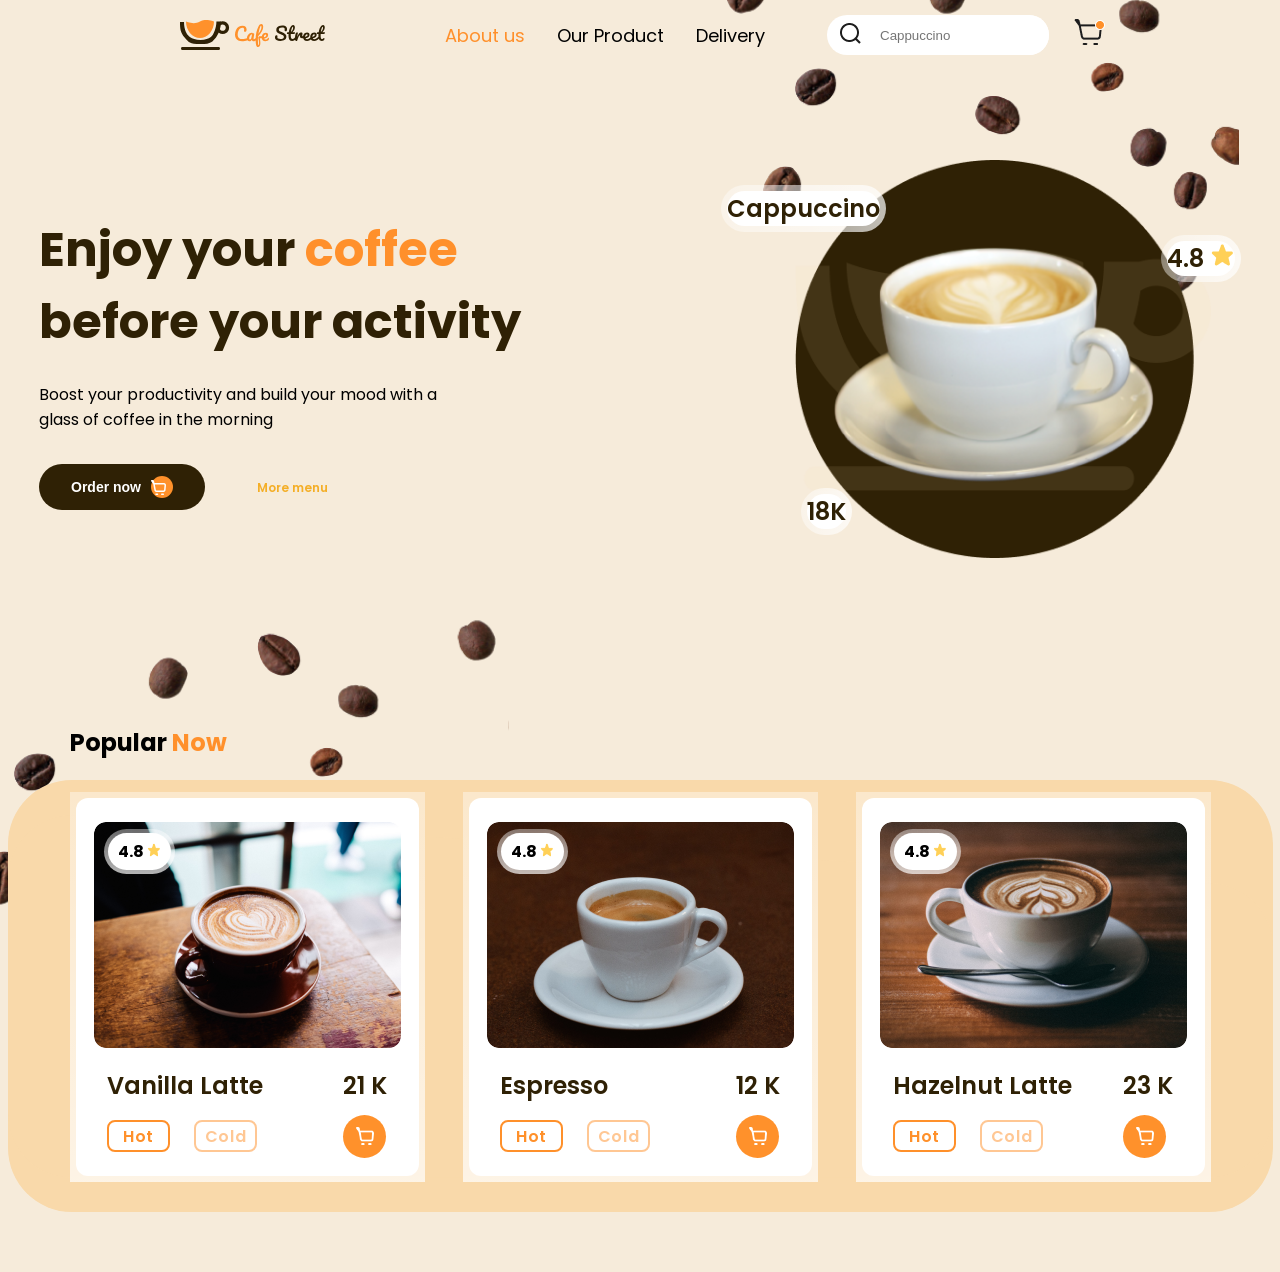
<file: index.htm>
<!DOCTYPE html>
<html lang="en">

    <head>
        <meta charset="UTF-8">
        <meta name="viewport" content="width=device-width, initial-scale=1.0">
        <link rel="stylesheet" href="./style/style.css">
        <link rel="icon" href="./assets/logo/Logo Part 1.png">
        <link rel="preconnect" href="https://fonts.googleapis.com">
        <link rel="preconnect" href="https://fonts.gstatic.com" crossorigin>
        <link href="https://fonts.googleapis.com/css2?family=Poppins:wght@400;700&display=swap" rel="stylesheet">
        <title>Document</title>
    </head>

    <body>
        <main class="main">
            <section class="hero">
                <header class="header">
                    <div class="header__container">
                        <div class="header__logo">
                            <img src="./assets/logo/logo_coffe.svg" class="header__logo-icon">
                        </div>
                        <nav class="header__menu">
                            <ul class="menu__list">
                                <li class="menu-item"><a href="#" class="header__link click"><span>About us</span></a>
                                </li>
                                <li class="menu-item"><a href="#" class="header__link click">Our Product</a></li>
                                <li class="menu-item"><a href="#" class="header__link click">Delivery</a></li>
                            </ul>
                        </nav>
                        <form class="header__search">
                            <input type="text" class="header__input" placeholder="Cappuccino">
                            <button class="header__search-button">
                                <img src="./assets/icons/akar-icons_search.png" alt="search"
                                    class="header__search-icon">
                            </button>
                        </form>
                        <div id="cart" class="header__cart">
                            <img src="./assets/icons/icons_cart.png" alt="cart" class="header__cart-icon">
                        </div>
                    </div>
                </header>
            </section>

            <section class="coffe">
                <div class="coffe-container">
                    <div class="coffe-content">
                        <h1 class="coffe-title">
                            Enjoy your <span>coffee</span> <br /> before your activity
                        </h1>
                        <p class="coffe-paragraph">
                            Boost your productivity and build your mood with a <br /> glass of coffee in the morning
                        </p>
                        <div class="coffe-buttons">
                            <button type="submit" class="coffe-button button">
                                Order now
                                <div class="button__cart">
                                    <img src="./assets/icons/cart-white-icon.svg" alt="" class="button__cart-icon">
                                </div>
                            </button>
                            <a href="#" class="coffe-button button-more">More menu</a>
                        </div>
                    </div>
                    <div class="coffe-product">
                        <div class="coffe-image-box">
                            <div class="coffe-tag-wrapper tag-call">
                                <div class="coffe-tag">Cappuccino</div>
                            </div>
                            <div class="coffe-tag-wrapper tag-rate">
                                <div class="coffe-tag">4.8
                                    <img src="./assets/first page/Star.png" alt="rate">
                                </div>
                            </div>
                            <div class="coffe-tag-wrapper tag-price">
                                <div class="coffe-tag">18K</div>
                            </div>
                            <img src="./assets/first page/bg-for-product.png" alt="" class="coffe-product-bg">
                            <img src="./assets/first page/BGCoffee.png" alt="" class="enjoy__coffee-img">
                        </div>
                        <img src="./assets/first page/BG.png" class="coffe-decor">
                    </div>
                </div>
            </section>

            <section class="popular">
                <div class="popular__container">
                    <div class="popular__head">
                        <h2 class="popular__title title">
                            Popular <span>Now</span>
                            <img src="./assets/first page/BG2.png" class="popular__decor">
                        </h2>
                    </div>
                    
                    
                    <div class="popular__list">
                        
                        <div class="popular__product-wrapper">
                            <div class="popular__product">
                                <div class="popular__offer-image">
                                    <a href="#" class="popular__image-box">
                                        <img src="./assets/first page/Coffee-Product1.png" alt="Vanilla Latte" class="popular__img">
                                    </a>
                                    <div class="popular__tag-wrapper">
                                        <div class="popular__tag">
                                            4.8
                                            <img src="./assets/first page/Star.png" alt="rate" class="popular__tag-rate-icon">
                                        </div>
                                    </div>
                                </div>
                                
                                <div class="popular__offer">
                                    <div class="popular-offer">
                                        <a href="#" class="popular-offer__title">Vanilla Latte</a>
                                        <div class="popular-offer__radio">
                                            <div class="popular-offer__temp radio-active">Hot</div>
                                            <div class="popular-offer__temp">Cold</div>
                                        </div>
                                    </div>
                                    <div class="popular-offer__right">
                                        <div class="popular-offer__price">21 K</div>
                                        <div class="popular-offer__cart">
                                            <img src="./assets/icons/cart-white-icon.svg" alt="cart" class="popular-offer__cart-icon">
                                        </div>
                                    </div>
                                
                                </div>    
                            </div>

                        </div>
                        
                        
                        <div class="popular__product-wrapper">
                            <div class="popular__product">
                                <div class="popular__offer-image">
                                    <a href="#" class="popular__image-box">
                                        <img src="./assets/first page/Coffee-Product2.png" alt="Espresso" class="popular__img">
                                    </a>
                                    <div class="popular__tag-wrapper">
                                        <div class="popular__tag">
                                            4.8
                                            <img src="./assets/first page/Star.png" alt="rate" class="popular__tag-rate-icon">
                                        </div>
                                    </div>
                                </div>
                                
                                
                                <div class="popular__offer popular-offer">
                                    <div class="popular-offer__left">
                                        <a href="#" class="popular-offer__title">Espresso</a>
                                        <div class="popular-offer__radio">
                                            <div class="popular-offer__temp radio-active">Hot</div>
                                            <div class="popular-offer__temp">Cold</div>
                                        </div>
                                    </div>
                                    <div class="popular-offer">
                                        <div class="popular-offer__price">12 K</div>
                                        <div class="popular-offer__cart">
                                            <img src="./assets/icons/cart-white-icon.svg" alt="cart" class="popular-offer__cart-icon">
                                        </div>
                                    </div>
                                </div>

                            </div>
                        </div>
                       
                       
                        <div class="popular__product-wrapper">
                            <div class="popular__product">
                                <div class="popular__offer-image">
                                    <a href="#" class="popular__image-box">
                                        <img src="./assets/first page/Coffee-Product3.png" alt="Hazelnut Latte" class="popular__img">
                                    </a>
                                    <div class="popular__tag-wrapper">
                                        <div class="popular__tag">
                                            4.8
                                            <img src="./assets/first page/Star.png" alt="rate" class="popular__tag-rate-icon">
                                        </div>
                                    </div>
                                </div>
                                <div class="popular__offer popular-offer">
                                    <div class="popular-offer__left">
                                        <a href="#" class="popular-offer__title">Hazelnut Latte</a>
                                        <div class="popular-offer__radio">
                                            <div class="popular-offer__temp  radio-active">Hot</div>
                                            <div class="popular-offer__temp">Cold</div>
                                        </div>
                                    </div>
                                    <div class="popular-offer__right">
                                        <div class="popular-offer__price">23 K</div>
                                        <div class="popular-offer__cart">
                                            <img src="./assets/icons/cart-white-icon.svg" alt="cart" class="popular-offer__cart-icon">
                                        </div>
                                    </div>
                                </div>    
                            </div>
                        </div>
                        
                        <img src="./assets/first page/popular-bg.svg" class="popular__decor-bg">
                    </div>
                </div>
            </section>
            

        </main>
    </body>

</html>
</file>
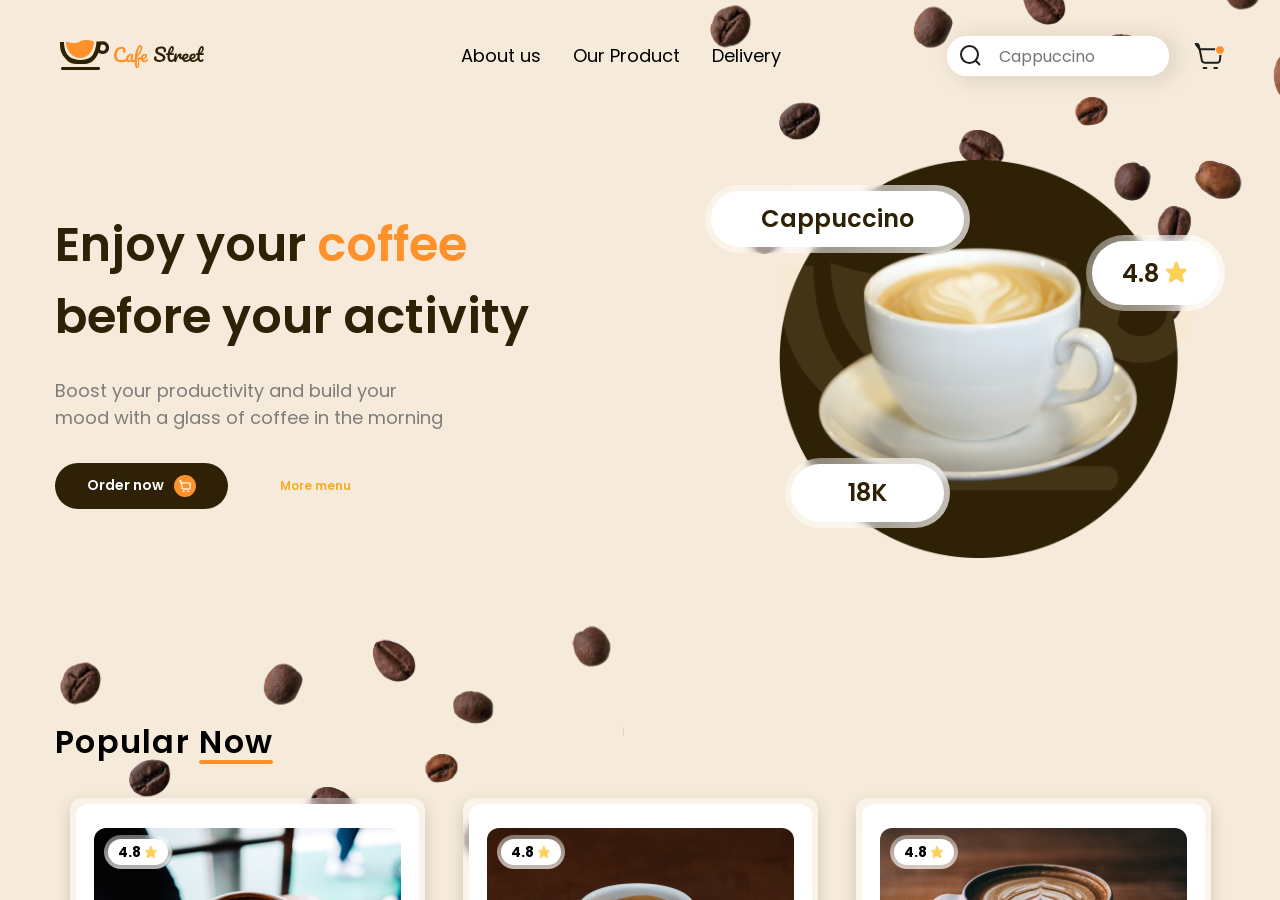
<file: index.html>
<!DOCTYPE html>
<html lang="en">
<head>
    <meta charset="UTF-8">
    <meta http-equiv="X-UA-Compatible" content="IE=edge">
    <meta name="viewport" content="width=device-width, initial-scale=1.0">
    <title>CafeStreet</title>
    <link rel="stylesheet" href="./css/style.css">
    <link rel="icon" href="./img/page-icon.svg">
    <link rel="stylesheet" href="https://cdnjs.cloudflare.com/ajax/libs/animate.css/4.1.1/animate.min.css">
</head>
<body>
    <div class="wrapper">
        <header class="header">
            <div class="header__container">
                <div class="header__logo">
                    <img src="./img/logo_coffe.svg" class="header__logo-icon">
                    <img src="./img/logo-txt-coffee.svg" alt="CafeStreet" class="header__logo-txt">
                </div>
                <nav class="header__menu">
                    <ul class="header__list">
                        <form class="header__search header__search-menu">
                            <input type="text" class="header__input" placeholder="Cappuccino">
                            <button class="header__search-button">
                                <img src="./img/icons/search-icon.svg" alt="search" class="header__search-icon">
                            </button>
                        </form>
                        <li class="header__el"><a href="#about-us" class="header__link click">About us</a></li>
                        <li class="header__el"><a href="#menu" class="header__link click">Our Product</a></li>
                        <li class="header__el"><a href="#delivery" class="header__link click">Delivery</a></li>
                    </ul>
                </nav>
                <form class="header__search">
                    <input type="text" class="header__input" placeholder="Cappuccino">
                    <button class="header__search-button">
                        <img src="./img/icons/search-icon.svg" alt="search" class="header__search-icon">
                    </button>
                </form>
                <div id="cart" class="header__cart cart-active">
                    <img src="./img/icons/cart-icon.svg" alt="cart" class="header__cart-icon">
                </div>
                <div id="header__burger" class="header__burger">
                    <span></span>
                    <span></span>
                    <span></span>
                </div>
            </div>
        </header>
        <main class="main">
            <section class="main__enjoy">
                <div class="enjoy__container">
                    <div class="enjoy__article">
                        <h1 class="enjoy__title title">
                            Enjoy your <span>coffee</span> before your activity
                        </h1>
                        <p class="enjoy__paragraph paragraph">
                            Boost your productivity and build your mood with a glass of coffee in the morning 
                        </p>
                        <div class="enjoy__buttons">
                            <button type="submit" class="enjoy__button button">
                                Order now
                                <div class="button__cart"><img src="./img/icons/cart-white-icon.svg" alt="" class="button__cart-icon"></div>
                            </button>
                            <a href="#" class="enjoy__button button-more">More menu</a>
                        </div>
                    </div>
                    <div class="enjoy__product" data-wow-delay=".5s">
                        <div class="enjoy__image-box">
                            <div class="enjoy__tag-wrapper tag-call">
                                <div class="enjoy__tag">Cappuccino</div>
                            </div>
                            <div class="enjoy__tag-wrapper tag-rate">
                                <div class="enjoy__tag">4.8
                                    <img src="./img/icons/star-icon.svg" alt="rate">
                                </div>
                            </div>
                            <div class="enjoy__tag-wrapper tag-price">
                                <div class="enjoy__tag">18K</div>
                            </div>
                            <img src="./img/background/bg-for-product.png" alt="" class="enjoy__product-bg">
                            <img src="./img/main__enjoy/hero-product.png" alt="" class="enjoy__coffee-img">
                        </div>
                        <div class="enjoy__buttons  buttons-bottom">
                            <button type="submit" class="enjoy__button button">
                                Order now
                                <div class="button__cart"><img src="./img/icons/cart-white-icon.svg" alt="" class="button__cart-icon"></div>
                            </button>
                            <a href="#" class="enjoy__button button-more">More menu</a>
                        </div>

                        <img src="./img/decor/decor-hero.png" class="enjoy__decor">
                    </div>
                </div>
            </section>
            <section class="main__popular">
                <div class="popular__container">
                    <div class="popular__head">
                        <h2 class="popular__title title">
                            Popular <span>Now</span>
                            <img src="./img/decor/decor-popular.png" class="popular__decor">
                        </h2>
                    </div>
                    <div class="popular__list">
                        <div class="popular__product-wrapper">
                            <div class="popular__product">
                                <div class="popular__offer-image">
                                    <a href="#" class="popular__image-box">
                                        <img src="./img/main__popular/product1.png" alt="Vanilla Latte" class="popular__img">
                                    </a>
                                    <div class="popular__tag-wrapper">
                                        <div class="popular__tag">
                                            4.8
                                            <img src="./img/icons/star-icon.svg" alt="rate" class="popular__tag-rate-icon">
                                        </div>
                                    </div>
                                </div>
                                <div class="popular__offer popular-offer">
                                    <div class="popular-offer__left">
                                        <a href="#" class="popular-offer__title">Vanilla Latte</a>
                                        <div class="popular-offer__radio">
                                            <div class="popular-offer__temp hot radio-active" data-action="hot">Hot</div>
                                            <div class="popular-offer__temp cold" data-action="cold">Cold</div>
                                        </div>
                                    </div>
                                    <div class="popular-offer__right">
                                        <div class="popular-offer__price">21 K</div>
                                        <div class="popular-offer__cart">
                                            <img src="./img/icons/cart-white-icon.svg" alt="cart" class="popular-offer__cart-icon">
                                        </div>
                                    </div>
                                </div>    
                            </div>
                        </div>
                        <div class="popular__product-wrapper">
                            <div class="popular__product">
                                <div class="popular__offer-image">
                                    <a href="#" class="popular__image-box">
                                        <img src="./img/main__popular/product2.png" alt="Espresso" class="popular__img">
                                    </a>
                                    <div class="popular__tag-wrapper">
                                        <div class="popular__tag">
                                            4.8
                                            <img src="./img/icons/star-icon.svg" alt="rate" class="popular__tag-rate-icon">
                                        </div>
                                    </div>
                                </div>
                                <div class="popular__offer popular-offer">
                                    <div class="popular-offer__left">
                                        <a href="#" class="popular-offer__title">Espresso</a>
                                        <div class="popular-offer__radio">
                                            <div class="popular-offer__temp hot radio-active" data-action="hot">Hot</div>
                                            <div class="popular-offer__temp cold" data-action="cold">Cold</div>
                                        </div>
                                    </div>
                                    <div class="popular-offer__right">
                                        <div class="popular-offer__price">12 K</div>
                                        <div class="popular-offer__cart">
                                            <img src="./img/icons/cart-white-icon.svg" alt="cart" class="popular-offer__cart-icon">
                                        </div>
                                    </div>
                                </div>    
                            </div>
                        </div>
                        <div class="popular__product-wrapper">
                            <div class="popular__product">
                                <div class="popular__offer-image">
                                    <a href="#" class="popular__image-box">
                                        <img src="./img/main__popular/product3.png" alt="Hazelnut Latte" class="popular__img">
                                    </a>
                                    <div class="popular__tag-wrapper">
                                        <div class="popular__tag">
                                            4.8
                                            <img src="./img/icons/star-icon.svg" alt="rate" class="popular__tag-rate-icon">
                                        </div>
                                    </div>
                                </div>
                                <div class="popular__offer popular-offer">
                                    <div class="popular-offer__left">
                                        <a href="#" class="popular-offer__title">Hazelnut Latte</a>
                                        <div class="popular-offer__radio">
                                            <div class="popular-offer__temp hot radio-active" data-action="hot">Hot</div>
                                            <div class="popular-offer__temp cold" data-action="cold">Cold</div>
                                        </div>
                                    </div>
                                    <div class="popular-offer__right">
                                        <div class="popular-offer__price">23 K</div>
                                        <div class="popular-offer__cart">
                                            <img src="./img/icons/cart-white-icon.svg" alt="cart" class="popular-offer__cart-icon">
                                        </div>
                                    </div>
                                </div>    
                            </div>
                        </div>
                        <img src="./img/background/popular-bg.svg" class="popular__decor-bg"></img>
                        <div class="popular__decor-bg-square"></div>
                    </div>
                </div>
            </section>
            <section id="delivery" class="main__service">
                <div class="service__container">
                    <h2 class="service__title title">How to use delivery <span>service</span></h2>
                    <div class="service__list">
                        <div class="service__el">
                            <img src="./img/main__service/choose-image.png" alt="choose" class="service__icon">
                            <h3 class="service__headline">choose AC coffee</h3>
                            <div class="service__more">there are 20+ coffees for you</div>
                        </div>
                        <div class="service__el">
                            <img src="./img/main__service/delivery-image.png" alt="choose" class="service__icon">
                            <h3 class="service__headline">we delivery it to you</h3>
                            <div class="service__more">Choose delivery service</div>
                        </div>
                        <div class="service__el">
                            <img src="./img/main__service/enjoy-image.png" alt="choose" class="service__icon">
                            <h3 class="service__headline">Enjoy your coffee</h3>
                            <div class="service__more">Choose delivery service</div>
                        </div>
                    </div>
                </div>
            </section>
            <section id="about-us" class="main__about-us">
                <div class="about-us__container">
                    <div class="about-us__image-wrapper">
                        <img src="./img/main__about-us/cup-of-coffee-image.png" alt="cup of coffee" class="about-us__img">
                    </div>
                    <div class="about-us__article about-us-article">
                        <h2 class="about-us-article__title title">About <span>us</span></h2>
                        <div class="about-us-article__subtitle">We provide quality coffee, and ready to deliver.</div>
                        <div class="about-us-article__paragraph paragraph">We are a company that makes and distributes delicious drinks. our main product is made with a secret recipe and available in stores worldwide.</div>
                        <a href="#" class="about-us-article__button button">Get your coffee</a>
                    </div>
                </div>
            </section>
            <section id="menu" class="main__menu">
                <div class="menu__container">
                    <h2 class="menu__title title">Special menu <span>for you</span></h2>
                    <div class="menu__product-list">
                        <div class="product__card">
                            <a href="#" class="product__image-box">
                                <div class="menu__tag-wrapper">
                                    <div class="popular__tag">
                                        4.8
                                        <img src="./img/icons/star-icon.svg" alt="rate" class="popular__tag-rate-icon">
                                    </div>
                                </div>
                                <img src="./img/main__menu/product1.png" alt="Sandwich" class="product__image">
                            </a>
                            <div class="product__hat">
                                <a href="#" class="product__title">Sandwich</a>
                                <div class="product__price">12 K</div>
                            </div>
                            <div class="product__footer">
                                <div class="product__descr">bread with meat and vegetables</div>
                                <div class="product__cart">
                                    <img src="./img/icons/cart-white-icon.svg" alt="cart" class="product__card-item">
                                </div>
                            </div>
                        </div>
                        <div class="product__card">
                            <a href="#" class="product__image-box">
                                <div class="menu__tag-wrapper">
                                    <div class="popular__tag">
                                        4.8
                                        <img src="./img/icons/star-icon.svg" alt="rate" class="popular__tag-rate-icon">
                                    </div>
                                </div>
                                <img src="./img/main__menu/product2.png" alt="Hot Milk" class="product__image">
                            </a>
                            <div class="product__hat">
                                <a href="#" class="product__title">Hot Milk</a>
                                <div class="product__price">12 K</div>
                            </div>
                            <div class="product__footer">
                                <div class="product__descr">Hot Milk with less sugar</div>
                                <div class="product__cart">
                                    <img src="./img/icons/cart-white-icon.svg" alt="cart" class="product__card-item">
                                </div>
                            </div>
                        </div>
                        <div class="product__card">
                            <a href="#" class="product__image-box">
                                <div class="menu__tag-wrapper">
                                    <div class="popular__tag">
                                        4.8
                                        <img src="./img/icons/star-icon.svg" alt="rate" class="popular__tag-rate-icon">
                                    </div>
                                </div>
                                <img src="./img/main__menu/product3.png" alt="Coffe Ice Cream" class="product__image">
                            </a>
                            <div class="product__hat">
                                <a href="#" class="product__title">Coffe Ice Cream</a>
                                <div class="product__price">12 K</div>
                            </div>
                            <div class="product__footer">
                                <div class="product__descr">Coffe with ice cream vanilla</div>
                                <div class="product__cart">
                                    <img src="./img/icons/cart-white-icon.svg" alt="cart" class="product__card-item">
                                </div>
                            </div>
                        </div>
                        <div class="product__card">
                            <a href="#" class="product__image-box">
                                <div class="menu__tag-wrapper">
                                    <div class="popular__tag">
                                        4.8
                                        <img src="./img/icons/star-icon.svg" alt="rate" class="popular__tag-rate-icon">
                                    </div>
                                </div>
                                <img src="./img/main__menu/product4.png" alt="Cappucino" class="product__image">
                            </a>
                            <div class="product__hat">
                                <a href="#" class="product__title">Cappucino</a>
                                <div class="product__price">12 K</div>
                            </div>
                            <div class="product__footer">
                                <div class="product__descr">Hot Cappucino</div>
                                <div class="product__cart">
                                    <img src="./img/icons/cart-white-icon.svg" alt="cart" class="product__card-item">
                                </div>
                            </div>
                        </div>
                        <div class="product__card">
                            <a href="#" class="product__image-box">
                                <div class="menu__tag-wrapper">
                                    <div class="popular__tag">
                                        4.8
                                        <img src="./img/icons/star-icon.svg" alt="rate" class="popular__tag-rate-icon">
                                    </div>
                                </div>
                                <img src="./img/main__menu/product5.png" alt="Moccacinno" class="product__image">
                            </a>
                            <div class="product__hat">
                                <a href="#" class="product__title">Moccacinno</a>
                                <div class="product__price">12 K</div>
                            </div>
                            <div class="product__footer">
                                <div class="product__descr">Hot Moccacino </div>
                                <div class="product__cart">
                                    <img src="./img/icons/cart-white-icon.svg" alt="cart" class="product__card-item">
                                </div>
                            </div>
                        </div>
                        <div class="product__card">
                            <a href="#" class="product__image-box">
                                <div class="menu__tag-wrapper">
                                    <div class="popular__tag">
                                        4.8
                                        <img src="./img/icons/star-icon.svg" alt="rate" class="popular__tag-rate-icon">
                                    </div>
                                </div>
                                <img src="./img/main__menu/product6.png" alt="Waffle Ice Crem" class="product__image">
                            </a>
                            <div class="product__hat">
                                <a href="#" class="product__title">Waffle Ice Crem</a>
                                <div class="product__price">12 K</div>
                            </div>
                            <div class="product__footer">
                                <div class="product__descr">Wafle with Ice cream</div>
                                <div class="product__cart">
                                    <img src="./img/icons/cart-white-icon.svg" alt="cart" class="product__card-item">
                                </div>
                            </div>
                        </div>
                    </div>
                </div>
            </section>
            <section class="main__subscribe">
                <div class="subscribe__container">
                    <h2 class="subscribe__title title">Subscribe to get 50% discount price</h2>
                    <form class="subscribe__form">
                        <input type="email" class="subscribe__input" placeholder="Email address">
                        <button class="subscribe__button button">Order now</button>
                    </form>
                </div>
            </section>
        </main>
    </div>

    <script src="./js/burger.js"></script>
    <script src="./js/radio.js"></script>
    <script src="./js/parallax.js"></script>
</body>
</html>
</file>
<file: style/style.css>
* {
	box-sizing: border-box;
	padding: 0;
	margin: 0;
	outline: 0;
	border: transparent;
	text-decoration: none;
	list-style: none;
}

body {
	font-family: 'Poppins', sans-serif;
	font-style: normal;
	overflow: auto;
	background-color: #f6ebda;
}

.main {
	display: flex;
	flex-direction: column;
}

.header {
	width: 100%;
	position: absolute;
	top: 0;
	display: flex;
	justify-content: center;
}

.header__container {
	display: flex;
	align-items: center;
	justify-content: space-between;
	padding: 15px;
}

.header__logo {
	display: flex;
	align-items: center;
	margin-right: 120px;
}

.header__menu {
	display: flex;
	justify-content: center;
	margin-right: 30px;
	height: 100%;
	align-items: center;
}

.menu__list {
	display: flex;
	flex-wrap: wrap;
}

.menu-item {
	margin: 5px 32px 5px 0;
}

.header__link {
	font-weight: 400;
	font-size: 18px;
	color: #000;
}

.header__search {
	position: relative;
	border-radius: 35px;
	height: 40px;
	background-color: #fff;
	display: flex;
	flex-direction: row-reverse;
	margin-right: 24px;
	overflow: hidden;
	width: 222px;
}

.header__search-button {
	background-color: transparent;
	position: absolute;
	padding: 0 12px;
	top: 0;
	left: 0;
	height: 100%;
}

.header__cart {
	position: relative;
	cursor: pointer;
}

span {
	color: #ff902b;
}

.coffe {
	display: flex;
	justify-content: center;
	padding-top: 160px;
	overflow: hidden;
}

.coffe-container {
	display: flex;
	align-items: center;
	justify-content: space-between;
}

.coffe-content {
	margin-right: 200px;
}

.button {
	display: flex;
	align-items: center;
	padding: 12px 32px;
	background-color: #2f2105;
	border-radius: 33px;
	color: #fff;
}

.coffe-title {
	font-size: 48px;
	line-height: 72px;
	color: #2f2105;
	letter-spacing: normal;
}

.coffe-paragraph {
	margin-top: 24px;
}

.coffe-buttons {
	margin-top: 32px;
	display: flex;
	align-items: center;
}

.coffe-button {
	font-weight: 600;
	font-size: 14px;
	line-height: 21px;
}
.coffe-button:hover {
	background-color: #513d14;
}

.button__cart {
	width: 22px;
	height: 22px;
	display: flex;
	align-items: center;
	background-color: #ff912b;
	border-radius: 50%;
	margin-left: 10px;
}

.button__cart-icon {
	width: 15px;
}

.button-more {
	margin-left: 26px;
	background-color: transparent;
	border-radius: 33px;
	color: #f4ae26;
	padding: 10px 24px;
	font-size: 12px;
	border: 2px solid transparent;
}

.button-more:hover {
	color: #ff902a;
	border: 2px solid #ff912b;
	background-color: transparent;
}

.coffe-product {
	display: flex;
	align-items: center;
	position: relative;
	height: 100%;
}

.coffe-product-bg {
	max-width: 416px;
	min-width: 292px;
}

.coffe-image-box {
	position: relative;
	padding: 0 30px 0 74px;
	z-index: 1;
	margin-bottom: auto;
	max-width: 525px;
}

.coffe-tag-wrapper {
	position: absolute;
	padding: 6px;
	border-radius: 42px;
	background: linear-gradient(
		92.95deg,
		rgba(255, 255, 255, 0.4) 0.82%,
		rgba(255, 255, 255, 0.7) 96.47%
	);
}

.coffe-tag {
	font-weight: 600;
	font-size: 24px;
	color: #2f2105;
	background-color: #fff;
	border-radius: 42px;
}

.enjoy__coffee-img {
	position: absolute;
	top: 0;
	left: 20%;
	width: 60vw;
	max-width: 350px;
	min-width: 256px;
}

.tag-call {
	top: 25px;
	left: 0px;
}

.tag-rate {
	top: 75px;
	right: 0;
}

.tag-price {
	bottom: 30px;
	left: 80px;
}

.coffe-decor {
	position: absolute;
	top: -205px;
}

.popular {
	display: flex;
	justify-content: center;
	background-color: #f6ebda;
}

.popular__head {
	transform: translateY(160px);
	margin-bottom: 32px;
}


.popular__list {
	position: relative;
	width: 100%;
	display: flex;
	flex-wrap: wrap;
	gap: 38px;
	justify-content: center;
	align-items: flex-end;
	padding-bottom: 90px;
	transform: translateY(160px);
}

.popular__product-wrapper {
	padding: 6px;
	background: linear-gradient(
		180deg,
		rgba(255, 255, 255, 0.4) 0%,
		rgba(255, 255, 255, 0.7) 100%
	);
}
.popular__product {
	display: flex;
	flex-direction: column;
	align-items: center;
	border-radius: 12px;
	background-color: #fff;
	padding: 18px;
}


.popular__offer-image {
	max-width: 307px;
	max-height: 226px;
	margin-top: 6px;
	position: relative;
}

.popular__img {
	width: 100%;
	border-radius: 12px;
}


.popular__tag-wrapper {
	position: absolute;
	top: 7px;
	left: 10px;
	padding: 4px;
	background: linear-gradient(
		180deg,
		rgba(255, 255, 255, 0.4) 0%,
		rgba(255, 255, 255, 0.7) 100%
	);
	border-radius: 27px;
}


.popular__tag {
	background-color: #fff;
	border-radius: 50px;
	padding: 6px 10px;
	font-weight: 700;
}
.popular__tag-rate-icon {
	height: 14px;
}


.popular__offer {
	display: flex;
	justify-content: space-between;
	margin-top: 20px;
	max-width: 280px;
	width: 100%;
}



.popular-offer__title {
	font-weight: 600;
	font-size: 24px;
	max-width: 190px;
	color: #2f2105;
}


.popular-offer__radio {
	display: flex;
	margin-top: 12px;
	height: 43px;
	align-items: center;
}


.popular-offer__temp {
	display: flex;
	width: 63px;
	height: 32px;
	justify-content: center;
	align-items: center;
	border: 2px solid #ff902a;
	border-radius: 8px;
	letter-spacing: 0.04em;
	font-weight: 600;
	font-size: 16px;
	color: #ff902a;
	opacity: 0.5;
	cursor: pointer;
}

.popular-offer__temp {
	margin-right: 24px;
}




.popular-offer__price {
	font-weight: 600;
	font-size: 24px;
	color: #2f2105;
}

.popular-offer__cart {
	width: 43px;
	height: 43px;
	display: flex;
	justify-content: center;
	align-items: center;
	border-radius: 50%;
	margin-top: 12px;
	background-color: #ff912b;
	cursor: pointer;
}
.popular-offer__cart:hover {
	background-color: #e47e1f;
}


.popular-offer__cart-icon {
	width: 18px;
}

.radio-active {
	opacity: 1;
}



.popular__decor-bg {
	position: absolute;
	z-index: -1;
	bottom: 60px;
	width: 70px;
	height: 90%;
	border-radius: 64px;
	background-color: #f9d9aa;
	min-width: 1265px;
	
}



.popular__title {
	position: relative;
}

.popular__decor {
	transform: translateX(-130px);
	position: absolute;
	bottom: -240px;
	left: 0;
	z-index: -1;
}
</file>
<file: css/style.css>
@charset "UTF-8";
@import url('https://fonts.googleapis.com/css2?family=Poppins:wght@400;500;600;700&display=swap');
@import url('https://fonts.googleapis.com/css2?family=Noto+Sans:wght@600&display=swap');
/* Null style */
* {
	margin: 0;
	padding: 0;
	border: 0;
}

*,
*::before,
*::after {
	box-sizing: border-box;
}

:focus,
:active {
	outline: none;
}

a:focus,
a:active {
	outline: none;
}

nav,
footer,
header,
aside {
	display: block;
}

html,
body {
	height: 100%;
	width: 100%;
	font-size: 100%;
	line-height: 1;
	font-size: 14px;
}

input,
button,
taxtarea {
	font-family: inherit;
}

input::-ms-clear {
	display: none;
}

button {
	cursor: pointer;
}

button::-moz-focus-inner {
	padding: 0;
	border: 0;
}

a,
a:visited {
	text-decoration: none;
}

a:hover {
	text-decoration: none;
}

ul li {
	list-style: none;
}

img {
	vertical-align: top;
}

h1,
h2,
h3,
h4,
h5,
h6 {
	font-size: inherit;
	font-weight: inherit;
}


body {
	font-family: Poppins;
	background-color: #f6ebda;
}

.wrapper {
	height: 100vh;
	position: relative;
	overflow: auto;
	display: flex;
	flex-direction: column;
}

.main {
	display: flex;
	flex-direction: column;
	flex: 1 1 100%;
}

[class*='__container'] {
	max-width: 1200px;
	padding: 0px 15px;
	width: 100%;
}

.title {
	font-weight: 600;
	font-size: 32px;
	line-height: 48px;
	letter-spacing: 0.04em;
}
.title span {
	white-space: nowrap;
	position: relative;
}
.title span::after {
	content: '';
	position: absolute;
	bottom: 0;
	left: 0;
	width: 100%;
	height: 4px;
	background-color: #ff902a;
	border-radius: 12px;
}

.paragraph {
	color: #7e7d7a;
	font-weight: 400;
	font-size: 18px;
	line-height: 27px;
}

.button {
	display: flex;
	align-items: center;
	padding: 12px 32px;
	background-color: #2f2105;
	border-radius: 33px;
	transition: all 0.15s ease-out;
	color: #fff;
}


/* Colors */
/* Slider */
.slick-slider {
	position: relative;
	display: block;
	box-sizing: border-box;
	user-select: none;
	touch-action: pan-y;
}

.slick-list {
	position: relative;
	overflow: hidden;
	display: block;
	margin: 0;
	padding: 0;
}
.slick-list:focus {
	outline: none;
}
.slick-list.dragging {
	cursor: pointer;
	cursor: hand;
}

.slick-slider .slick-track,
.slick-slider .slick-list {
	transform: translate3d(0, 0, 0);
}

.slick-track {
	position: relative;
	left: 0;
	top: 0;
	display: block;
	margin-left: auto;
	margin-right: auto;
}
.slick-track:before,
.slick-track:after {
	content: '';
	display: table;
}
.slick-track:after {
	clear: both;
}
.slick-loading .slick-track {
	visibility: hidden;
}

.slick-slide {
	float: left;
	height: 100%;
	min-height: 1px;
	display: none;
}
[dir='rtl'] .slick-slide {
	float: right;
}
.slick-slide img {
	display: block;
}
.slick-slide.slick-loading img {
	display: none;
}
.slick-slide.dragging img {
	pointer-events: none;
}
.slick-initialized .slick-slide {
	display: block;
}
.slick-loading .slick-slide {
	visibility: hidden;
}
.slick-vertical .slick-slide {
	display: block;
	height: auto;
	border: 1px solid transparent;
}

.slick-arrow.slick-hidden {
	display: none;
}

.header {
	width: 100%;
	position: absolute;
	top: 0;
	display: flex;
	justify-content: center;
	min-height: 112px;
}
.header__container {
	display: flex;
	align-items: center;
	padding: 15px;
}
.header__logo {
	z-index: 101;
	display: flex;
	align-items: center;
	margin-right: 120px;
}
@media screen and (max-width: 991.98px) {
	.header__logo {
		margin-right: 40px;
	}
}
@media screen and (max-width: 878px) {
	.header__logo {
		flex-direction: column;
	}
	.header__logo .header__logo-txt {
		height: 20px;
	}
}
@media screen and (max-width: 540px) {
	.header__logo {
		margin-right: auto;
	}
}
.header__menu {
	display: flex;
	justify-content: center;
	flex: 1 1 auto;
	margin-right: 30px;
	height: 100%;
	align-items: center;
	z-index: 99;
}
@media screen and (max-width: 767.98px) {
	.header__menu {
		padding-top: 112px;
		position: fixed;
		top: -100%;
		left: 0;
		background-color: rgba(249, 217, 170, 0.7450980392);
		backdrop-filter: blur(25px);
		width: 100%;
		align-items: flex-start;
		overflow: auto;
		transition: all 0.3s ease-in-out;
	}
	.header__menu .header__list {
		flex-direction: column;
	}
	.header__menu .header__list .header__el {
		margin: 20px 0;
	}
	.header__menu .header__list .header__el .header__link {
		font-size: 28px;
	}
}
.header__list {
	display: flex;
	flex-wrap: wrap;
}
@media (max-width: 540px) {
	.header__list {
		align-items: center;
	}
}
.header__el {
	margin: 5px 0;
}
.header__el:not(:last-child) {
	margin: 5px 32px 5px 0;
}
.header__link {
	font-weight: 400;
	font-size: 18px;
	color: #000;
	-webkit-transition: color 0.15s ease-out;
	transition: color 0.15s ease-out;
}
.header__link:hover {
	color: #ff912b;
}
.header__search {
	position: relative;
	border-radius: 35px;
	height: 40px;
	background-color: #fff;
	box-shadow: 6px 2px 24px rgba(0, 0, 0, 0.13);
	display: flex;
	flex-direction: row-reverse;
	margin-right: 24px;
	overflow: hidden;
	width: 222px;
	min-width: 165px;
	z-index: 101;
}
@media screen and (max-width: 878px) {
	.header__search {
		width: 165px;
	}
}
@media screen and (max-width: 767.98px) {
	.header__search {
		margin: 0 auto;
		width: 222px;
	}
}
@media screen and (max-width: 540px) {
	.header__search {
		display: none;
	}
}
.header__input {
	position: absolute;
	height: 100%;
	width: 100%;
	left: 0;
	top: 0;
	font-size: 16px;
	padding: 8px 12px 8px 52px;
}
.header__search-button {
	background-color: transparent;
	position: absolute;
	padding: 0 12px;
	top: 0;
	left: 0;
	height: 100%;
}
.header__cart {
	position: relative;
	cursor: pointer;
	z-index: 101;
}
@media screen and (max-width: 767.98px) {
	.header__cart {
		margin: 0 20px;
	}
}
.header__cart-icon {
	width: 32px;
}

.header__search-menu {
	display: none;
}
@media (max-width: 540px) {
	.header__search-menu {
		display: flex;
	}
}

.menu-active {
	top: 0;
}

#header__burger {
	z-index: 99;
	width: 46px;
	height: 46px;
	display: none;
	justify-content: center;
	align-items: center;
}
@media (max-width: 767.98px) {
	#header__burger {
		display: flex;
		flex-direction: column;
	}
}

#header__burger > span {
	display: block;
	width: 30px;
	height: 3px;
	background-color: #000;
}

#header__burger > span:not(:last-child) {
	margin-bottom: 7px;
}

#header__burger,
#header__burger > span {
	transition: all 0.2s ease-in-out;
}

#header__burger.active {
	transition-delay: 0.4s;
	transform: rotate(45deg);
}

#header__burger.active > span:nth-child(2) {
	width: 0px;
}

#header__burger.active > span:nth-child(1),
#header__burger.active > span:nth-child(3) {
	transition-delay: 0.2s;
}

#header__burger.active > span:nth-child(1) {
	transform: translateY(9px);
}

#header__burger.active > span:nth-child(3) {
	transform: translateY(-11px) rotate(90deg);
}

.cart-active::after {
	content: '';
	position: absolute;
	top: 5px;
	right: 0;
	width: 10px;
	height: 10px;
	background-color: #ff902a;
	border: 1px solid #ffffff;
	border-radius: 50%;
}

.main__enjoy {
	display: flex;
	justify-content: center;
	background-color: #f6ebda;
	padding-top: 160px;
	overflow: hidden;
}

.enjoy__container {
	display: flex;
	align-items: center;
	justify-content: space-between;
}
@media screen and (max-width: 991.98px) {
	.enjoy__container {
		flex-direction: column;
	}
}
.enjoy__article {
	z-index: 10;
	max-width: 490px;
}
@media screen and (max-width: 991.98px) {
	.enjoy__article {
		margin-left: auto;
	}
}
@media screen and (max-width: 551.98px) {
	.enjoy__article {
		margin: 0 auto;
	}
}
.enjoy__title {
	font-size: 48px;
	line-height: 72px;
	color: #2f2105;
	letter-spacing: normal;
}
@media (max-width: 1200px) {
	.enjoy__title {
		font-size: calc(40px + 8 * (100vw - 320px) / 880);
		line-height: calc(52px + 20 * (100vw - 320px) / 880);
	}
}
.enjoy__title span {
	color: #ff902a;
}
.enjoy__title span::after {
	display: none;
}
.enjoy__paragraph {
	margin-top: 24px;
	max-width: 395px;
}
@media screen and (max-width: 991.98px) {
	.enjoy__paragraph {
		margin-bottom: 25px;
	}
}
.enjoy__buttons {
	margin-top: 32px;
	display: flex;
	align-items: center;
	z-index: 10;
}
@media screen and (max-width: 991.98px) {
	.enjoy__buttons {
		display: none;
	}
}
.enjoy__button {
	font-weight: 600;
	font-size: 14px;
	line-height: 21px;
}
.enjoy__button:hover {
	background-color: #513d14;
}
.enjoy__button:hover .button__cart {
	transform: scale(1.2);
}
.enjoy__button:hover .button__cart .button__cart-icon {
	animation: shake 0.3s ease-in-out;
}
.enjoy__product {
	display: flex;
	align-items: stretch;
	position: relative;
	height: 100%;
}
@media screen and (max-width: 991.98px) {
	.enjoy__product {
		width: 100%;
	}
}
@media screen and (max-width: 876px) {
	.enjoy__product {
		flex-direction: column;
	}
}

.button__cart {
	width: 22px;
	height: 22px;
	display: flex;
	justify-content: center;
	align-items: center;
	background-color: #ff912b;
	border-radius: 50%;
	margin-left: 10px;
	transition: transform 0.15s ease-out;
	transition: transform 0.15s ease-out;
}
.button__cart-icon {
	width: 12px;
}

.button-more {
	margin-left: 26px;
	background-color: transparent;
	border-radius: 33px;
	color: #f4ae26;
	padding: 10px 24px;
	font-size: 12px;
	border: 2px solid transparent;
	-webkit-transition: all 0.15s ease-out;
	transition: all 0.15s ease-out;
}
.button-more:hover {
	color: #ff902a;
	border: 2px solid #ff912b;
	background-color: transparent;
}


.enjoy__image-box {
	position: relative;
	padding: 0 30px 0 74px;
	z-index: 5;
	margin-bottom: auto;
	max-width: 525px;
}
@media screen and (max-width: 392px) {
	.enjoy__image-box {
		padding: 40px 0;
	}
}
.enjoy__tag-wrapper {
	position: absolute;
	padding: 6px;
	border-radius: 42px;
	background: linear-gradient(
		92.95deg,
		rgba(255, 255, 255, 0.4) 0.82%,
		rgba(255, 255, 255, 0.7) 96.47%
	);
	backdrop-filter: blur(4px);
}
.enjoy__tag {
	font-weight: 600;
	font-size: 24px;
	color: #2f2105;
	background-color: #fff;
	border-radius: 42px;
}
@media screen and (max-width: 494px) {
	.enjoy__tag {
		font-size: 18px;
	}
}
.enjoy__coffee-img {
	z-index: 5;
	position: absolute;
	top: 0;
	left: 20%;
	width: 60vw;
	max-width: 350px;
	min-width: 256px;
	transform: translateX(-50%);
}
@media screen and (max-width: 392px) {
	.enjoy__coffee-img {
		top: 10%;
		left: 5vw;
	}
}

.tag-call {
	top: 25px;
	left: 0px;
	z-index: 7;
}
.tag-call .enjoy__tag {
	padding: 16px 50px;
}
@media screen and (max-width: 494px) {
	.tag-call {
		top: 0;
	}
}
@media screen and (max-width: 392px) {
	.tag-call {
		left: auto;
		right: 0;
	}
}

.tag-rate {
	top: 75px;
	right: 0;
	z-index: 7;
}
.tag-rate .enjoy__tag {
	display: flex;
	align-items: flex-end;
	padding: 19px 30px;
}
.tag-rate .enjoy__tag img {
	margin: 0 0 2px 5px;
}
@media screen and (max-width: 494px) {
	.tag-rate .enjoy__tag img {
		width: 18px;
	}
}
@media screen and (max-width: 494px) {
	.tag-rate {
		left: 0;
		right: auto;
	}
}
@media screen and (max-width: 392px) {
	.tag-rate {
		left: auto;
		right: 0;
	}
}

.tag-price {
	bottom: 30px;
	left: 80px;
	z-index: 7;
}
.tag-price .enjoy__tag {
	padding: 17px 57px;
}
@media screen and (max-width: 494px) {
	.tag-price {
		left: auto;
		right: 0;
		bottom: 0;
	}
}
@media screen and (max-width: 392px) {
	.tag-price {
		left: auto;
		right: 0;
	}
}

.enjoy__product-bg {
	max-width: 416px;
	min-width: 292px;
}
@media screen and (max-width: 991.98px) {
	.enjoy__product-bg {
		width: 100%;
	}
}
@media screen and (max-width: 392px) {
	.enjoy__product-bg {
		width: 292px;
	}
}

.buttons-bottom {
	display: none;
}
@media screen and (max-width: 991.98px) {
	.buttons-bottom {
		display: flex;
	}
}
@media screen and (max-width: 876px) {
	.buttons-bottom {
		margin: 20px auto;
	}
}
@media screen and (max-width: 392px) {
	.buttons-bottom {
		flex-direction: column;
	}
	.buttons-bottom .button-more {
		margin: 0;
		margin-top: 10px;
	}
}

.enjoy__decor {
	position: absolute;
	transform: translateX(140px);
	z-index: 1;
	top: -205px;
}
@media screen and (max-width: 991.98px) {
	.enjoy__decor {
		display: none;
	}
}

.main__popular {
	display: flex;
	justify-content: center;
	background-color: #f6ebda;
}

.popular__head {
	transform: translateY(160px);
	margin-bottom: 32px;
}
@media (max-width: 868px) {
	.popular__head {
		transform: translateY(70px);
	}
}
@media (max-width: 1200px) {
	.popular__head {
		margin-bottom: calc(15px + 17 * (100vw - 320px) / 880);
	}
}
.popular__list {
	position: relative;
	width: 100%;
	display: flex;
	-ms-flex-wrap: wrap;
	flex-wrap: wrap;
	gap: 38px;
	justify-content: center;
	align-items: flex-end;
	padding-bottom: 90px;
	transform: translateY(160px);
}
@media (max-width: 868px) {
	.popular__list {
		transform: translateY(70px);
		padding-bottom: 20px;
	}
}
@media (max-width: 765px) {
	.popular__list {
		gap: 24px;
	}
}
.popular__product-wrapper {
	padding: 6px;
	background: -webkit-gradient(
		linear,
		left top,
		left bottom,
		from(rgba(255, 255, 255, 0.4)),
		to(rgba(255, 255, 255, 0.7))
	);
	background: linear-gradient(
		180deg,
		rgba(255, 255, 255, 0.4) 0%,
		rgba(255, 255, 255, 0.7) 100%
	);
	backdrop-filter: blur(4px);
	border-radius: 12px;
	box-shadow: 0px 6px 16px rgba(0, 0, 0, 0.16);
}
.popular__product {
	display: flex;
	flex-direction: column;
	align-items: center;
	border-radius: 12px;
	background-color: #fff;
	padding: 18px;
}
@media (max-width: 1200px) {
	.popular__product {
		padding: calc(12px + 6 * (100vw - 320px) / 880);
	}
}
.popular__offer-image {
	max-width: 307px;
	max-height: 226px;
	margin-top: 6px;
	position: relative;
}
.popular__img {
	width: 100%;
	border-radius: 12px;
}
.popular__tag-wrapper {
	position: absolute;
	top: 7px;
	left: 10px;
	padding: 4px;
	background: -webkit-gradient(
		linear,
		left top,
		left bottom,
		from(rgba(255, 255, 255, 0.4)),
		to(rgba(255, 255, 255, 0.7))
	);
	background: linear-gradient(
		180deg,
		rgba(255, 255, 255, 0.4) 0%,
		rgba(255, 255, 255, 0.7) 100%
	);
	backdrop-filter: blur(4px);
	border-radius: 27px;
	transition: all 0.3s ease-out;
}
.popular__tag {
	background-color: #fff;
	border-radius: 50px;
	padding: 6px 10px;
	font-weight: 700;
}
.popular__tag-rate-icon {
	height: 14px;
}
.popular__offer {
	display: flex;
	justify-content: space-between;
	margin-top: 20px;
	max-width: 280px;
	width: 100%;
}

.popular-offer__left {
	display: flex;
	flex-direction: column;
	justify-content: space-between;
}
.popular-offer__title {
	font-weight: 600;
	font-size: 24px;
	max-width: 190px;
	color: #2f2105;
}
.popular-offer__radio {
	display: flex;
	margin-top: 12px;
	height: 43px;
	align-items: center;
}
.popular-offer__temp {
	display: flex;
	width: 63px;
	height: 32px;
	justify-content: center;
	align-items: center;
	border: 2px solid #ff902a;
	border-radius: 8px;
	letter-spacing: 0.04em;
	font-weight: 600;
	font-size: 16px;
	color: #ff902a;
	opacity: 0.5;
	cursor: pointer;
}
.popular-offer__temp:not(:last-child) {
	margin-right: 24px;
}
.popular-offer__right {
	display: flex;
	flex-direction: column;
	justify-content: space-between;
}
.popular-offer__price {
	font-weight: 600;
	font-size: 24px;
	color: #2f2105;
}
.popular-offer__cart {
	width: 43px;
	height: 43px;
	display: flex;
	justify-content: center;
	align-items: center;
	border-radius: 50%;
	margin-top: 12px;
	background-color: #ff912b;
	cursor: pointer;
	transition: all 0.15s ease;
}
.popular-offer__cart:hover {
	background-color: #e47e1f;
}
.popular-offer__cart:hover .popular-offer__cart-icon {
	animation: shake 0.3s ease-in-out;
}
.popular-offer__cart-icon {
	width: 18px;
}

.radio-active {
	opacity: 1;
}

.popular__decor-bg {
	position: absolute;
	bottom: -60px;
	width: 70vw;
	height: 100%;
	z-index: -1;
}
@media (min-width: 1280px) {
	.popular__decor-bg {
		min-width: 1265px;
	}
}
@media (max-width: 1280px) {
	.popular__decor-bg {
		width: 100vw;
	}
}
@media (max-width: 1169px) {
	.popular__decor-bg {
		bottom: 80px;
	}
}
@media (max-width: 765px) {
	.popular__decor-bg {
		display: none;
	}
}

.popular__decor-bg-square {
	position: absolute;
	bottom: -10px;
	z-index: -1;
	max-width: 1622px;
	width: 70vw;
	height: 50%;
	border-radius: 0 0 64px 64px;
	background-color: #f9d9aa;
}
@media (min-width: 1280px) {
	.popular__decor-bg-square {
		min-width: 1265px;
	}
}
@media (max-width: 1280px) {
	.popular__decor-bg-square {
		width: 100vw;
	}
}
@media (max-width: 765px) {
	.popular__decor-bg-square {
		display: none;
	}
}

.popular__title {
	position: relative;
}

.popular__decor {
	transform: translateX(-130px);
	position: absolute;
	bottom: -240px;
	left: 0;
	z-index: -1;
}
@media (max-width: 564px) {
	.popular__decor {
		display: none;
	}
}

.main__service {
	display: flex;
	justify-content: center;
	margin-top: 280px;
}
@media screen and (max-width: 1200px) {
	.main__service {
		margin-top: calc(120px + 160 * (100vw - 320px) / 880);
	}
}

.service__list {
	display: flex;
	justify-content: center;
	flex-wrap: wrap;
	gap: 30px;
	margin-top: 32px;
}
@media screen and (max-width: 1200px) {
	.service__list {
		margin-top: calc(22px + 10 * (100vw - 320px) / 880);
	}
}
.service__el {
	display: flex;
	text-align: center;
	align-items: center;
	flex-direction: column;
	width: 370px;
	padding: 28px;
	letter-spacing: 0.04em;
}
@media screen and (max-width: 420px) {
	.service__el {
		width: 100%;
	}
}
@media screen and (max-width: 1200px) {
	.service__el {
		padding: calc(12px + 16 * (100vw - 320px) / 880);
	}
}
.service__icon {
	width: 160px;
}
.service__headline {
	font-weight: 600;
	font-size: 24px;
	line-height: 36px;
	color: #2f2105;
}
@media screen and (max-width: 1200px) {
	.service__headline {
		margin-top: calc(8px + 9 * (100vw - 320px) / 880);
	}
}
.service__more {
	margin: 0 16px;
	font-weight: 400;
	font-size: 18px;
	line-height: 27px;
}
@media screen and (max-width: 1200px) {
	.service__more {
		padding-top: calc(4px + 4 * (100vw - 320px) / 880);
	}
}

.main__about-us {
	background: url('../img/background/image-coffee-bg.jpg');
	display: flex;
	justify-content: center;
	margin-top: 200px;
}
@media screen and (max-width: 1200px) {
	.main__about-us {
		margin-top: calc(150px + 50 * (100vw - 320px) / 880);
	}
}

.about-us__container {
	display: flex;
	align-items: flex-start;
	justify-content: space-between;
	gap: 20px;
}
@media screen and (max-width: 685.98px) {
	.about-us__container {
		flex-direction: column;
		gap: 0;
		align-items: center;
	}
}
.about-us__image-wrapper {
	transform: translateY(-85px);
	padding: 6px;
	border-radius: 12px;
	background: -webkit-gradient(
		linear,
		left top,
		left bottom,
		from(rgba(255, 255, 255, 0.7)),
		to(rgba(255, 255, 255, 0.4))
	);
	background: linear-gradient(
		180deg,
		rgba(255, 255, 255, 0.7) 0%,
		rgba(255, 255, 255, 0.4) 100%
	);
	border-radius: 12px;
	margin-left: 100px;
}
@media screen and (max-width: 1200px) {
	.about-us__image-wrapper {
		margin-left: calc(20px + 30 * (100vw - 860px) / 340);
	}
}
@media screen and (max-width: 685.98px) {
	.about-us__image-wrapper {
		margin: 0;
		transform: translateY(-35px);
	}
}
.about-us__img {
	width: 100%;
	min-width: 250px;
	border-radius: 12px;
}
.about-us__article {
	max-width: 480px;
	padding: 20px 0;
	margin: auto 0;
	padding-right: 100px;
}
@media screen and (max-width: 685.98px) {
	.about-us__article {
		padding: 0 0 20px 0;
	}
}
@media screen and (max-width: 1200px) {
	.about-us__article {
		padding-right: calc(0px + 100 * (100vw - 860px) / 340);
	}
}

.about-us-article__subtitle {
	margin-top: 24px;
	max-width: 450px;
	letter-spacing: 0.04em;
	font-weight: 600;
	font-size: 24px;
	line-height: 36px;
	color: #000;
}
@media screen and (max-width: 1200px) {
	.about-us-article__subtitle {
		margin-top: calc(16px + 8 * (100vw - 320px) / 880);
	}
}
.about-us-article__paragraph {
	margin-top: 16px;
}
@media screen and (max-width: 1200px) {
	.about-us-article__paragraph {
		margin-top: calc(10px + 6 * (100vw - 320px) / 880);
	}
}
.about-us-article__button {
	display: inline-flex;
	transition: all 0.15s ease;
	color: #ff902a;
	margin-top: 32px;
}
@media screen and (max-width: 1200px) {
	.about-us-article__button {
		margin-top: calc(22px + 10 * (100vw - 320px) / 880);
	}
}
.about-us-article__button:hover {
	background-color: #513d14;
}

.main__menu {
	display: flex;
	justify-content: center;
	margin-top: 120px;
}
@media screen and (max-width: 1200px) {
	.main__menu {
		margin-top: calc(80px + 40 * (100vw - 320px) / 880);
	}
}

.menu__title {
	margin-bottom: 30px;
}
@media screen and (max-width: 1200px) {
	.menu__title {
		margin-bottom: calc(24px + 6 * (100vw - 320px) / 880);
	}
}
.menu__product-list {
	display: flex;
	justify-content: center;
	flex-wrap: wrap;
	gap: 40px;
}
@media screen and (max-width: 1200px) {
	.menu__product-list {
		gap: calc(20px + 20 * (100vw - 320px) / 880);
	}
}

.product__card {
	display: flex;
	flex-direction: column;
	align-items: center;
	background-color: #fff;
	border-radius: 12px;
	box-shadow: 0px 6px 16px rgba(0, 0, 0, 0.16);
	letter-spacing: 0.04em;
	max-width: 356px;
	padding: 25px;
}
@media screen and (max-width: 1200px) {
	.product__card {
		padding: calc(12px + 13 * (100vw - 320px) / 880);
	}
}
.product__image-box {
	max-width: 307px;
	margin-top: 5px;
	position: relative;
}
.product__image {
	width: 100%;
	border-radius: 12px;
}
.product__hat {
	display: flex;
	gap: 15px;
	justify-content: space-between;
	align-items: flex-start;
	max-width: 282px;
	margin-bottom: auto;
	width: 100%;
	color: #2f2105;
	font-weight: 600;
	font-size: 24px;
	line-height: 36px;
	margin-top: 20px;
}
@media screen and (max-width: 1200px) {
	.product__hat {
		margin-top: calc(12px + 8 * (100vw - 320px) / 880);
	}
}
.product__title {
	max-width: 212px;
	color: #2f2105;
}
.product__price {
	white-space: nowrap;
	font-weight: 700;
}

.product__footer {
	display: flex;
	justify-content: space-between;
	align-items: flex-end;
	gap: 15px;
	max-width: 282px;
	width: 100%;
	margin-top: 5px;
}
@media screen and (max-width: 1200px) {
	.product__footer {
		margin-top: calc(2px + 3 * (100vw - 320px) / 880);
	}
}
.product__descr {
	max-width: 200px;
	margin: auto 0;
	font-weight: 600;
	font-size: 14px;
	line-height: 21px;
	color: #7e7d7a;
}
.product__cart {
	background-color: #ff902a;
	display: -webkit-box;
	display: -ms-flexbox;
	display: flex;
	justify-content: center;
	align-items: center;
	width: 43px;
	height: 43px;
	border-radius: 50%;
	cursor: pointer;
	transition: all 0.15s ease-in-out;
}
.product__cart:hover {
	background-color: #e47e1f;
}
.product__cart:hover .product__card-item {
	animation: shake 0.3s ease-in-out;
}
.product__card-item {
	width: 18px;
}

.menu__tag-wrapper {
	position: absolute;
	top: 7px;
	left: 10px;
	padding: 4px;
	background: -webkit-gradient(
		linear,
		left top,
		left bottom,
		from(rgba(255, 255, 255, 0.4)),
		to(rgba(255, 255, 255, 0.7))
	);
	background: linear-gradient(
		180deg,
		rgba(255, 255, 255, 0.4) 0%,
		rgba(255, 255, 255, 0.7) 100%
	);
	backdrop-filter: blur(4px);
	border-radius: 27px;
	transition: all 0.3s ease-out;
	color: #2f2105;
}
.menu__tag {
	background-color: #fff;
	border-radius: 50px;
	padding: 6px 10px;
	font-weight: 700;
}
.menu__tag-rate-icon {
	height: 14px;
}



.main__subscribe {
	margin: 190px 0 120px 0;
	display: -webkit-box;
	display: -ms-flexbox;
	display: flex;
	justify-content: center;
}
@media screen and (max-width: 1200px) {
	.main__subscribe {
		margin-top: calc(100px + 90 * (100vw - 320px) / 880);
		margin-bottom: calc(80px + 40 * (100vw - 320px) / 880);
	}
}

.subscribe__container {
	display: flex;
	text-align: center;
	flex-direction: column;
	align-items: center;
	justify-content: center;
	height: 390px;
	width: 100%;
	border-radius: 24px;
	overflow: hidden;
	background: url('../img/background/image-subscribe-bg.jpg') no-repeat;
	background-size: cover;
	background-position: center;
	margin: 0 15px;
}
.subscribe__title {
	color: #fff;
	margin: 0 30px;
	font-size: 32px;
	line-height: 48px;
}
@media screen and (max-width: 1200px) {
	.subscribe__title {
		margin-left: calc(15px + 15 * (100vw - 320px) / 880);
		margin-right: calc(15px + 15 * (100vw - 320px) / 880);
	}
}
@media screen and (max-width: 468px) {
	.subscribe__title {
		font-size: calc(28px + 4 * (100vw - 320px) / 148);
		line-height: calc(38px + 10 * (100vw - 320px) / 148);
	}
}
.subscribe__form {
	margin-top: 26px;
	max-width: 485px;
	width: 100%;
	position: relative;
}
@media screen and (max-width: 1200px) {
	.subscribe__form {
		margin-top: calc(16px + 10 * (100vw - 320px) / 880);
	}
}
.subscribe__input {
	width: 100%;
	height: 54px;
	display: flex;
	align-items: center;
	padding: 0 16px;
	border-radius: 42px;
	font-weight: 600;
	font-size: 16px;
	line-height: 24px;
	color: #000;
	letter-spacing: 0.04em;
}
.subscribe__button {
	height: 44px;
	position: absolute;
	bottom: 5px;
	right: 5px;
	transition: all 0.15s ease;
}
.subscribe__button:hover {
	background-color: #513d14;
}
@media (max-width: 424px) {
	.subscribe__button {
		bottom: -100%;
		right: 50%;
		transform: translateX(50%);
		display: flex;
		justify-content: center;
		width: 100%;
	}
}
</file>
